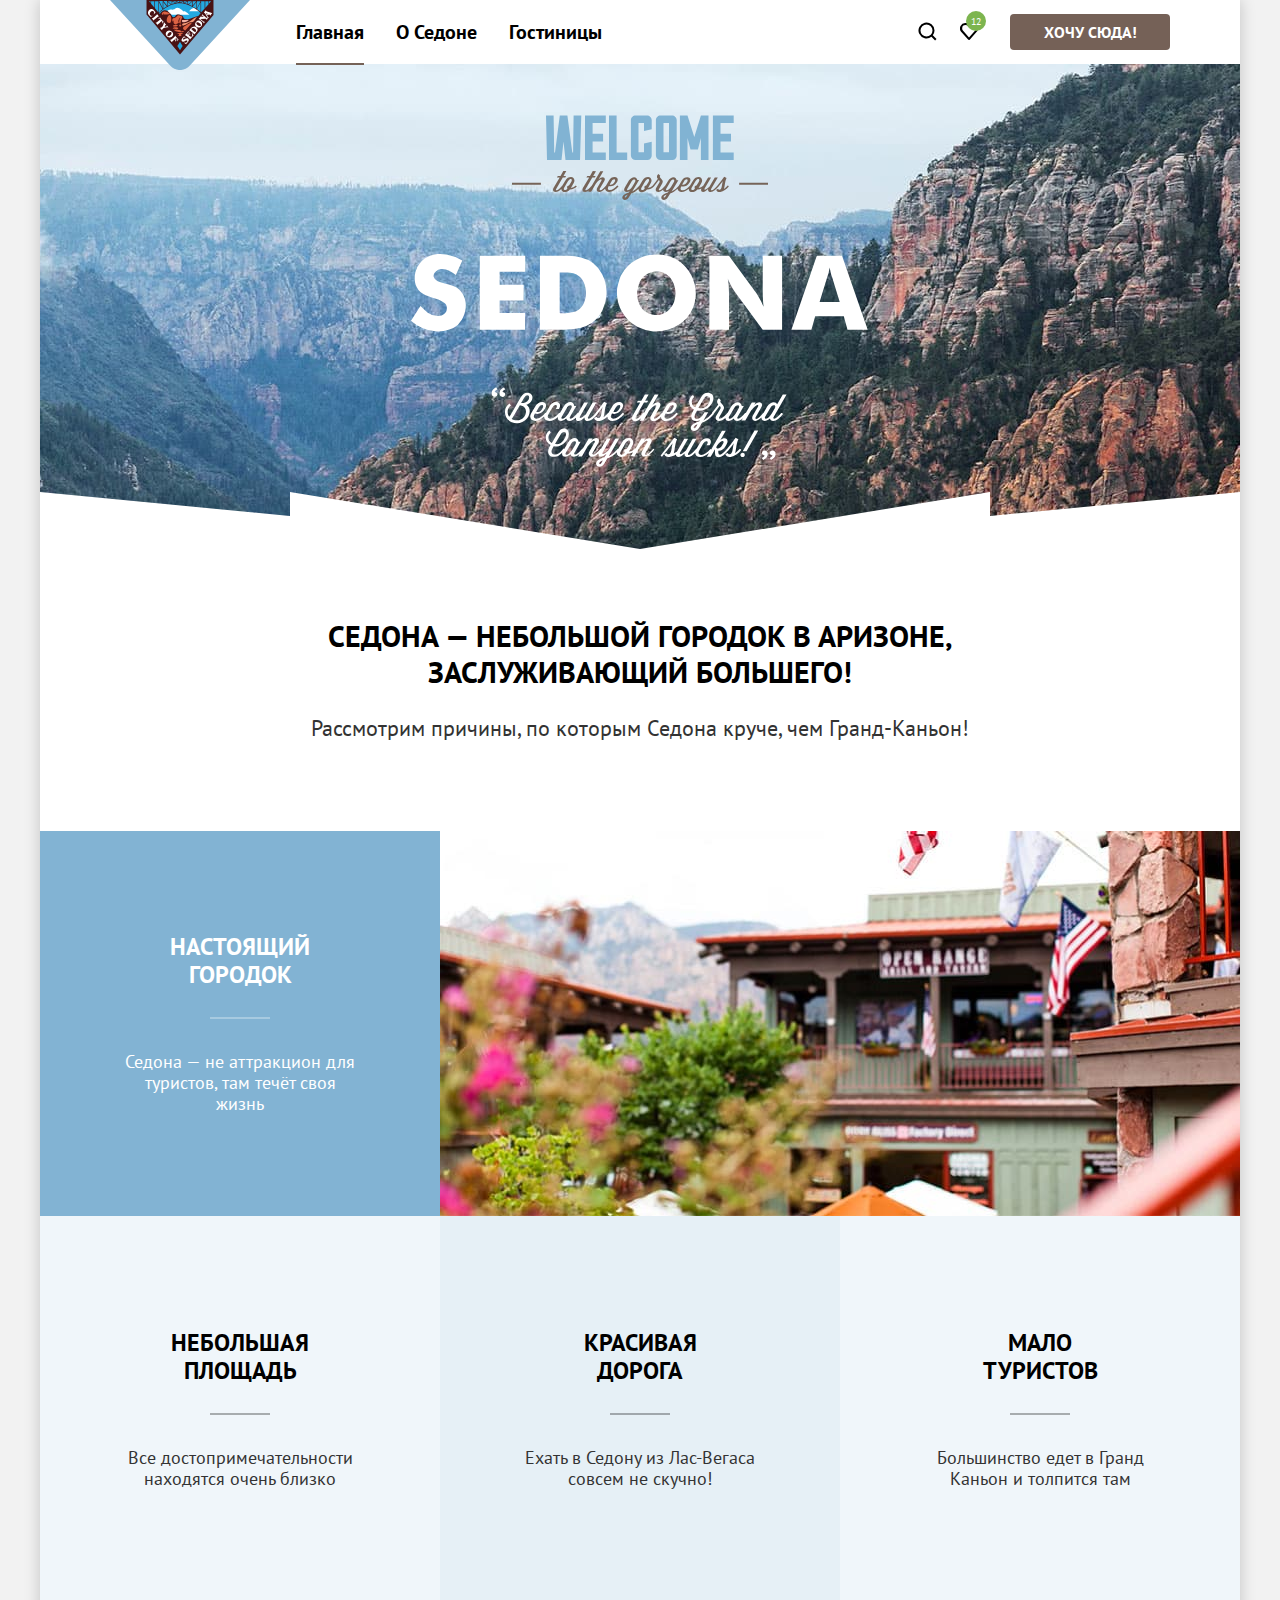
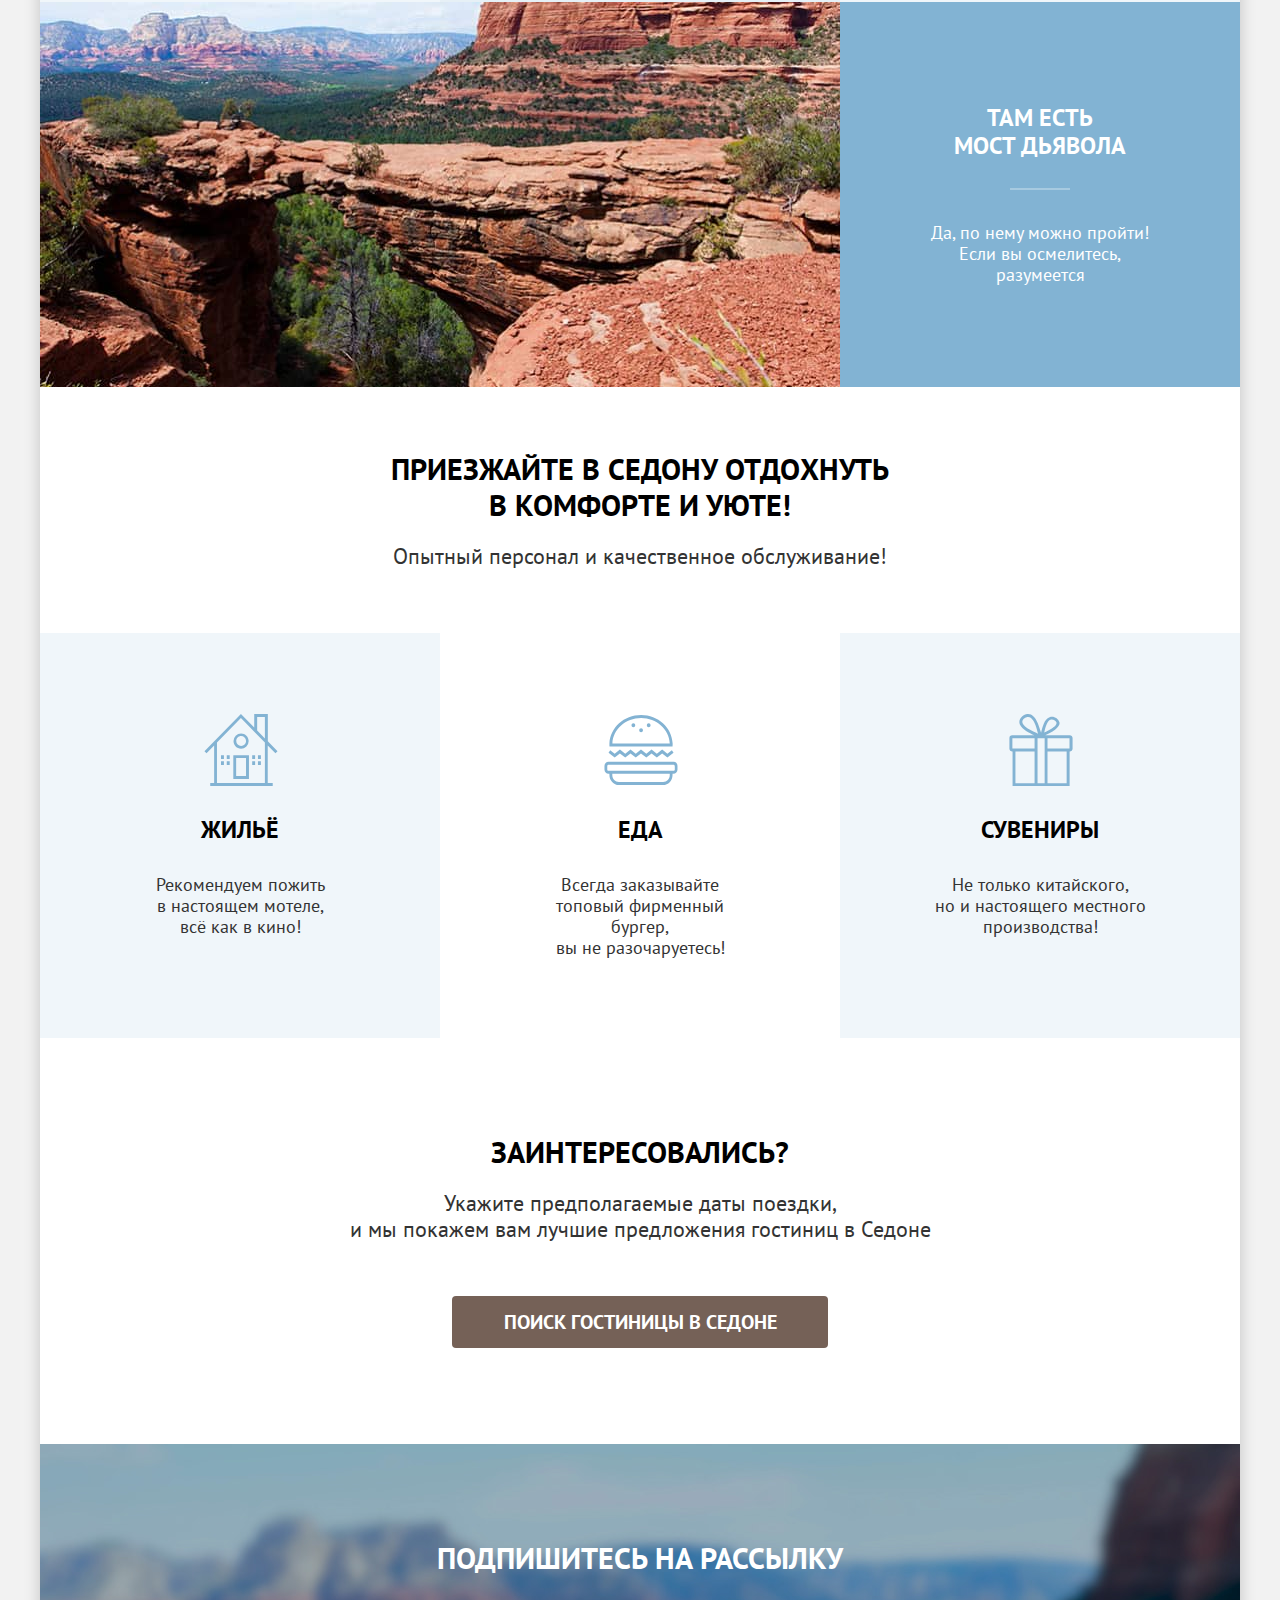
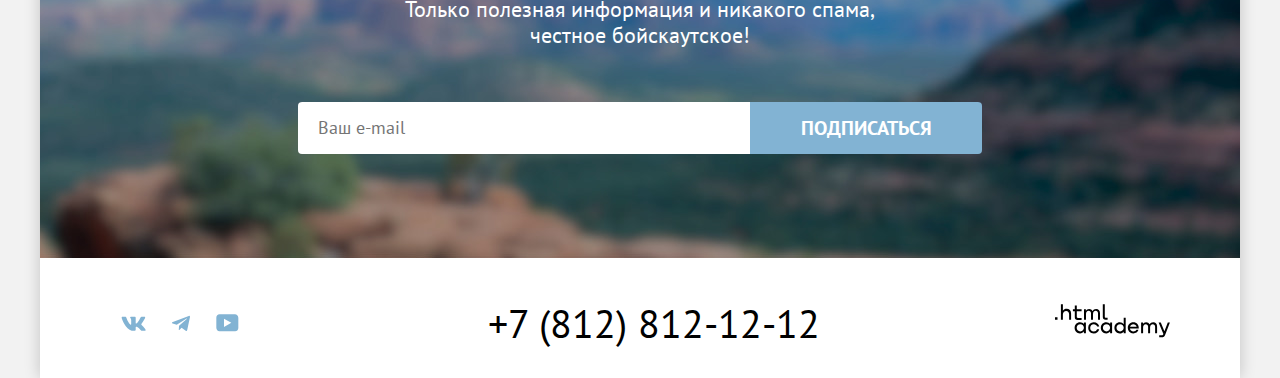
<file: index.html>
<!DOCTYPE html>
<html lang="ru">

  <head>
    <meta charset="utf-8">
    <title>HTML Academy: Седона</title>
    <link rel="stylesheet" href="styles/style.css">
    <link rel="icon" sizes="32x32" href="favicon.ico">
    <link rel="icon" sizes="32x32" type="image/png" href="images/favicon-32x32.png">
  </head>

  <body>
    <div class="container">
      <header class="page-header">
        <nav class="nav">
          <a href="#" class="nav-logo">
            <img src="images/header/logo-sedona.svg" width="140" height="70" alt="Логотип сайта Седоны">
          </a>
          <ul class="nav-list">
            <li class="nav-item active-page">
              <a href="#" class="nav-link">Главная</a>
            </li>
            <li class="nav-item">
              <a href="#" class="nav-link">О Седоне</a>
            </li>
            <li class="nav-item">
              <a href="catalog.html" class="nav-link">Гостиницы</a>
            </li>
          </ul>
        </nav>
        <ul class="nav-list user-list">
          <li class="user-item">
            <a href="#" class="user-link">
              <svg class="user-link-icon" aria-hidden="true" focusable="false" xmlns="http://www.w3.org/2000/svg"
                width="19" height="19" viewBox="0 0 19 19" fill="none">
                <path fill=""
                  d="m18.5 17-3.7-3.7a8 8 0 0 0 1.7-4.8 8 8 0 1 0-3.1 6.3l3.7 3.7 1.4-1.5Zm-10-2.5a6 6 0 0 1-6-6 6 6 0 0 1 12 0 6 6 0 0 1-6 6Z" />
              </svg>
              <span class="visually-hidden">
                Поиск
              </span>
            </a>
          </li>
          <li class="user-item">
            <a href="#" class="user-link">
              <svg class="user-link-icon" aria-hidden="true" focusable="false" xmlns="http://www.w3.org/2000/svg"
                width="18" height="17" viewBox="0 0 18 17" fill="none">
                <path fill=""
                  d="M8.9 17a1 1 0 0 1-.8-.4l-7-7.9A5.4 5.4 0 0 1 5.5 0C6.8 0 8 .5 9 1.3a5.5 5.5 0 0 1 9 4.1c0 1.3-.5 2.5-1.3 3.4l-7 7.9c-.2.2-.4.3-.8.3Zm-6-9.5L9 14.4l6.2-7c.5-.5.7-1.2.7-2 0-1.8-1.5-3.3-3.3-3.3-1 0-2 .5-2.7 1.3-.3.3-.6.4-.9.4-.3 0-.6-.2-.8-.4a3.7 3.7 0 0 0-2.7-1.3 3.3 3.3 0 0 0-3.3 3.3c-.1.9.3 1.6.7 2.1-.1 0-.1 0 0 0Z" />
              </svg>
              <span class="visually-hidden">
                Избранное
              </span>
              <span class="amount-liked">
                12
              </span>
            </a>
          </li>
          <li class="user-item">
            <a href="#" class="user-link button">
              Хочу сюда!
            </a>
          </li>
        </ul>
      </header>
      <main class="main-container main-index">
        <section class="hero">
          <h1 class="visually-hidden">Добро пожаловать в Седону</h1>
          <img class="welcome" src="images/main/welcome.svg" height="352" width="458"
            alt="Welcome to the gorgeous Sedona because the Grand Canyon sucks!">
        </section>
        <section class="advantages">
          <h2 class="visually-hidden">Преимущества</h2>
          <div class="main-wrapper">
            <p class="main-title">Седона — небольшой городок в Аризоне,<br> заслуживающий большего!</p>
            <p class="main-description">Рассмотрим причины, по которым Седона круче, чем Гранд-Каньон!</p>
          </div>
          <ul class="advantages-list">
            <li class="advantages-item advantages-big-item">
              <div class="advantages-item-wrapper">
                <h3 class="advantages-item-title">Настоящий<br>городок</h3>
                <p class="advantages-item-description">Седона — не аттракцион для туристов, там течёт своя жизнь</p>
              </div>
              <img src="images/main/advantages-1.jpg" width="800" height="385" alt="Город Седона"
                class="advantages-item-img">
            </li>
            <li class="advantages-item">
              <h3 class="advantages-item-title">Небольшая<br>площадь</h3>
              <p class="advantages-item-description">Все достопримечательности находятся очень близко</p>
            </li>
            <li class="advantages-item">
              <h3 class="advantages-item-title">Красивая<br>дорога</h3>
              <p class="advantages-item-description">Ехать в Седону из Лас-Вегаса совсем не скучно!</p>
            </li>
            <li class="advantages-item">
              <h3 class="advantages-item-title">Мало<br>туристов</h3>
              <p class="advantages-item-description">Большинство едет в Гранд Каньон и толпится там</p>
            </li>
            <li class="advantages-item advantages-big-item">
              <img src="images/main/advantages-2.jpg" width="800" height="385" alt="Мост дьявола"
                class="advantages-item-img">
              <div class="advantages-item-wrapper">
                <h3 class="advantages-item-title">Там есть<br>мост дьявола</h3>
                <p class="advantages-item-description">Да, по нему можно пройти! Если вы осмелитесь, разумеется</p>
              </div>
            </li>
          </ul>
        </section>
        <section class="services">
          <h2 class="visually-hidden">Услуги</h2>
          <div class="main-wrapper">
            <p class="main-title">Приезжайте в Седону отдохнуть<br> в комфорте и уюте!</p>
            <p class="main-description">Опытный персонал и качественное обслуживание!</p>
          </div>
          <ul class="services-list">
            <li class="services-item">
              <h3 class="services-item-title">Жильё</h3>
              <p class="services-item-description">Рекомендуем пожить<br> в настоящем мотеле,<br> всё как в кино!</p>
            </li>
            <li class="services-item">
              <h3 class="services-item-title">Еда</h3>
              <p class="services-item-description">Всегда заказывайте<br> топовый фирменный бургер,<br> вы не
                разочаруетесь!</p>
            </li>
            <li class="services-item">
              <h3 class="services-item-title">Сувениры</h3>
              <p class="services-item-description">Не только китайского,<br> но и настоящего местного<br> производства!
              </p>
            </li>
          </ul>
        </section>
        <section class="search-hotel">
          <h2 class="visually-hidden">Поиск гостиницы в Седоне</h2>
          <div class="main-wrapper">
            <p class="main-title">Заинтересовались?</p>
            <p class="main-description">Укажите предполагаемые даты поездки,<br>и мы покажем вам лучшие предложения
              гостиниц в Седоне</p>
          </div>
          <button type="button" class="search-hotel-button button">Поиск гостиницы в Седоне</button>
        </section>
      </main>
      <footer class="page-footer">
        <section class="footer-mailing">
          <div class="main-wrapper">
            <h2 class="footer-mailing-title">Подпишитесь на рассылку</h2>
            <p class="footer-mailing-description">Только полезная информация и никакого спама, <br>честное бойскаутское!
            </p>
            <form action="https://echo.htmlacademy.ru/" method="post">
              <label class="visually-hidden" for="email"> Email</label>
              <input class="email" type="email" id="email" placeholder="Ваш e-mail" name="email" required>
              <button class="button" type="submit">
                Подписаться
              </button>
            </form>
          </div>
        </section>
        <section class="footer-social">
          <h2 class="visually-hidden">Как с нами связаться</h2>
          <ul class="footer-social-list">
            <li class="footer-social-item">
              <a class="footer-social-item-link" href="https://vk.com/htmlacademy">
                <svg class="social-icon" aria-hidden="true" focusable="false" xmlns="http://www.w3.org/2000/svg"
                  width="25" height="15" viewBox="0 0 25 15" fill="none">
                  <path fill="" fill-rule="evenodd"
                    d="M24.12 1.8c.16-.54 0-.94-.8-.94H20.7c-.67 0-.98.34-1.15.73 0 0-1.33 3.2-3.22 5.27-.61.6-.9.8-1.23.8-.16 0-.41-.2-.41-.75v-5.1c0-.66-.19-.95-.74-.95H9.82c-.42 0-.67.3-.67.59 0 .62.95.76 1.04 2.51v3.8c0 .83-.15.98-.48.98-.9 0-3.06-3.2-4.34-6.88-.25-.72-.5-1-1.18-1H1.57c-.75 0-.9.34-.9.73 0 .68.89 4.07 4.14 8.55 2.17 3.06 5.23 4.72 8 4.72 1.68 0 1.88-.37 1.88-1v-2.32c0-.74.16-.88.7-.88.38 0 1.05.19 2.6 1.66 1.79 1.75 2.08 2.54 3.08 2.54h2.63c.75 0 1.12-.37.9-1.1-.23-.72-1.08-1.77-2.2-3.02-.62-.71-1.54-1.48-1.82-1.86-.39-.5-.28-.71 0-1.15 0 0 3.2-4.42 3.54-5.93Z"
                    clip-rule="evenodd" />
                </svg>
                <span class="visually-hidden">
                  Вконтакте
                </span>
              </a>
            </li>
            <li class="footer-social-item">
              <a class="footer-social-item-link" href="https://t.me/htmlacademy">
                <svg class="social-icon" aria-hidden="true" focusable="false" xmlns="http://www.w3.org/2000/svg"
                  width="18" height="17" viewBox="0 0 18 17" fill="none">
                  <path fill=""
                    d="M16.79.96.84 7.1c-1.09.44-1.08 1.05-.2 1.32l4.1 1.28 9.47-5.98c.44-.27.85-.13.52.17l-7.68 6.93-.28 4.22c.41 0 .6-.2.83-.41l1.99-1.94 4.13 3.06c.77.42 1.31.2 1.5-.71l2.72-12.8c.28-1.1-.43-1.61-1.16-1.28Z" />
                </svg>
                <span class="visually-hidden">
                  Телеграм
                </span>
              </a>
            </li>
            <li class="footer-social-item">
              <a class="footer-social-item-link" href="https://www.youtube.com/user/htmlacademyru">
                <svg class="social-icon" aria-hidden="true" focusable="false" xmlns="http://www.w3.org/2000/svg"
                  width="23" height="18" viewBox="0 0 23 18" fill="none">
                  <path fill=""
                    d="M18.94.36H3.51C1.65.36.33 1.95.33 3.76v10.09c0 1.91 1.32 3.5 3.18 3.5h15.65c1.64 0 3.17-1.59 3.17-3.4V3.76c-.22-1.8-1.53-3.4-3.39-3.4ZM7.99 12.89V4.82l7.34 4.04-7.34 4.03Z" />
                </svg>
                <span class="visually-hidden">
                  Ютуб
                </span>
              </a>
            </li>
          </ul>
          <div class="phone-wrapper">
            <a href="tel:+78128121212" class="phone-number">+7 (812) 812-12-12</a>
          </div>
          <a href="https://htmlacademy.ru/" class="link-logo-htmlacademy">
            <span class="visually-hidden">
              Сайт разработчика - htmlacademy
            </span>
            <svg class="logo-htmlacademy" xmlns="http://www.w3.org/2000/svg" aria-hidden="true" focusable="false" width="115" height="34"
              viewBox="0 0 115 34" fill="none">
              <path fill=""
                d="M0 13.26v2.6h2.5v-2.6H0ZM11.6 4.86c-1.6 0-2.8.7-3.6 1.7h-.1V.36h-2v15.5h2v-5.3c0-2.1 1.3-3.6 3.3-3.6 1.8 0 2.9 1.4 2.9 3.2v5.7h2v-6.1c.1-3-1.8-4.9-4.5-4.9ZM26.6 5.16h-4.8v-3.7h-2v3.8h-1.9v2h1.9v6c0 1.7 1 2.7 2.7 2.7h4.1v-2h-3.7c-.7 0-1.1-.4-1.1-1.1v-5.7h4.8v-2ZM41.1 4.96c-1.6 0-2.9.8-3.5 2.1h-.1c-.6-1.2-1.8-2.1-3.4-2.1-1.4 0-2.5.8-3.1 1.8h-.1v-1.6H29v10.6h2v-5.4c0-2 1-3.5 2.6-3.5 1.5 0 2.4 1 2.4 2.6v6.3h2v-5.6c0-2.4 1.4-3.3 2.6-3.3 1.5 0 2.4 1 2.4 2.6v6.3h2v-6.5c.1-2.5-1.4-4.3-3.9-4.3ZM47.8 13.06c0 1.7 1 2.7 2.8 2.7h2v-2h-1.7c-.7 0-1.1-.4-1.1-1.1V.36h-2v12.7ZM28.9 20.06c-.9-1.1-2.2-1.8-3.9-1.8-3.1 0-5.4 2.3-5.4 5.6s2.3 5.6 5.4 5.6c1.8 0 3-.8 3.8-1.9h.1v1.6h2v-10.6h-2v1.5Zm-3.6 7.4c-2.2 0-3.6-1.6-3.6-3.6s1.4-3.6 3.6-3.6 3.6 1.6 3.6 3.6c0 1.9-1.4 3.6-3.6 3.6ZM44.2 22.36c-.5-2.4-2.6-4.1-5.4-4.1a5.4 5.4 0 0 0-5.6 5.6c0 3.1 2.2 5.6 5.6 5.6 2.8 0 4.9-1.8 5.4-4.2h-2.1a3.4 3.4 0 0 1-3.3 2.3c-2.2 0-3.6-1.6-3.6-3.6s1.4-3.6 3.6-3.6c1.6 0 2.8 1 3.3 2.2h2.1v-.2ZM55.1 20.06c-.9-1.1-2.2-1.8-3.9-1.8-3.1 0-5.4 2.3-5.4 5.6s2.3 5.6 5.4 5.6c1.8 0 3-.8 3.8-1.9h.1v1.6h2v-10.6h-2v1.5Zm-3.6 7.4c-2.2 0-3.6-1.6-3.6-3.6s1.4-3.6 3.6-3.6 3.6 1.6 3.6 3.6c0 1.9-1.5 3.6-3.6 3.6ZM68.7 20.16c-.9-1.1-2.2-1.9-3.9-1.9-3.1 0-5.4 2.3-5.4 5.6s2.2 5.6 5.4 5.6c1.7 0 3-.8 3.8-1.8h.1v1.5h2v-15.4h-2v6.4Zm-3.6 7.3c-2.2 0-3.6-1.6-3.6-3.6s1.4-3.6 3.6-3.6 3.6 1.6 3.6 3.6c-.1 2-1.5 3.6-3.6 3.6ZM78.3 18.26c-3.3 0-5.5 2.5-5.5 5.6 0 3 2.1 5.6 5.5 5.6 2.5 0 4.5-1.3 5.2-3.6h-2.1c-.5 1-1.6 1.6-3 1.6-1.9 0-3.3-1.3-3.4-2.9h8.8c.2-3.6-2-6.3-5.5-6.3Zm0 1.9c1.7 0 3 1 3.3 2.6h-6.5c.3-1.5 1.5-2.6 3.2-2.6ZM98.2 18.26c-1.6 0-2.9.8-3.6 2h-.1c-.6-1.2-1.8-2-3.4-2-1.4 0-2.5.7-3.1 1.8v-1.5h-1.9v10.6h2v-5.4c0-2 1-3.4 2.6-3.5 1.5 0 2.4 1 2.4 2.6v6.3h2v-5.6c0-2.4 1.4-3.3 2.6-3.3 1.5 0 2.4 1 2.4 2.6v6.3h2v-6.5c.1-2.6-1.4-4.4-3.9-4.4ZM109.4 27.36l-3.6-8.9h-2.2l4.8 11.6c-.3.9-.7 1.2-1.7 1.2h-2.5v2h2.5c1.8 0 2.8-.8 3.5-2.6l4.7-12.2h-2.1l-3.4 8.9Z" />
            </svg>
          </a>
        </section>
      </footer>
      <!--      Модальное окно открывается при нажатии на кнопку поиска гостиниц-->
      <div class="modal-container modal-container-close">
        <div class="modal modal-search">
          <button type="button" class="close-modal">
            <svg width="14" height="14" aria-hidden="true" focusable="false" viewBox="0 0 14 14" fill="CurrentColor" xmlns="http://www.w3.org/2000/svg">
              <path
                d="M14.49 1.783 13.199.49 7.49 6.198 1.783.491.49 1.783 6.198 7.49.49 13.198l1.293 1.293L7.49 8.783l5.708 5.708 1.293-1.293-5.708-5.707 5.708-5.708Z"
                fill="CurrentColor" />
            </svg>
            <span class="visually-hidden">Закрыть форму поиска гостиниц в Седоне</span>
          </button>
          <section class="modal-content">
            <h2 class="main-title">Поиск гостиницы в седоне</h2>
            <form class="modal-search-form" action="https://echo.htmlacademy.ru/" method="get">
              <label class="modal-search-form-label search-form-title">Дата Заезда:
                <input class="modal-search-form-input date" type="text" placeholder="Укажите дату"
                  value="27 апреля 2020" name="arrival-date">
              </label>
              <p class="modal-search-form-wrong">Мы не можем отправить вас в прошлое.</p>
              <label class="modal-search-form-label search-form-title">Дата Выезда:
                <input class="modal-search-form-input date" type="text" placeholder="Укажите дату"
                  value="1 сентября 2023" name="date-of-departure">
              </label>
              <p class="modal-search-form-correct">На эти даты есть свободные номера. Пока есть.</p>
              <div class="amount-wrapper">
                <div class="adults-wrapper little-form-wrapper">
                  <label class="modal-search-form-label-min search-form-title amount-adult" for="adults-number">
                    Взрослые:
                  </label>
                  <div class="buttons-wrapper">
                    <button type="button" class="button-amount adult-less">
                      <span class="visually-hidden">Удалить одного взрослого</span>
                      <svg width="14" height="2" class="minus-icon" aria-hidden="true" focusable="false" viewBox="0 0 14 2" fill="none"
                        xmlns="http://www.w3.org/2000/svg">
                        <path d="M0 0v2h14V0H0Z" fill="CurrentColor" />
                      </svg>
                    </button>
                    <input class="modal-search-form-input amount" id="adults-number" type="number" value="2"
                      name="amount-of-adults">
                    <button type="button" class="button-amount adult-more">
                      <span class="visually-hidden">Добавить одного взрослого</span>
                      <svg width="14" height="14" class="plus-icon" aria-hidden="true" focusable="false" viewBox="0 0 14 14" fill="CurrentColor"
                        xmlns="http://www.w3.org/2000/svg">
                        <path d="M14 6H8V0H6v6H0v2h6v6h2V8h6V6Z" fill="CurrentColor" />
                      </svg>
                    </button>
                  </div>
                </div>
                <div class="kids-wrapper little-form-wrapper">
                  <label class="modal-search-form-label-min search-form-title amount-kids" for="kids-number">
                    Дети:
                  </label>
                  <span class="tooltip">
                    <button type="button" class="tooltip-toggle" aria-labelledby="tooltip-label-date">
                      <span class="visually-hidden">Показать подробную информацию</span>
                      <svg class="tooltip-icon" width="26" height="26" aria-hidden="true" focusable="false" viewBox="0 0 26 26" fill="currentColor"
                        xmlns="http://www.w3.org/2000/svg">
                        <circle cx="13" cy="13" r="13" fill="#currentColor" />
                        <path fill-rule="evenodd" clip-rule="evenodd" d="M12 7h2v2h-2V7Zm2 12h-2v-9h2v9Z" fill="#fff" />
                      </svg>
                    </button>
                    <span class="tooltip-text" role="tooltip" id="tooltip-label-date">
                      Укажите количество детей, которые будут с вами, возраст которых от 6 до 18 лет. Дети до 6 лет
                      размещаются бесплатно.
                    </span>
                  </span>
                  <div class="buttons-wrapper">
                    <button type="button" class="button-amount kids-less">
                      <span class="visually-hidden">Удалить одного ребенка</span>
                      <svg width="14" height="2" class="minus-icon" aria-hidden="true" focusable="false" viewBox="0 0 14 2" fill="CurrentColor"
                        xmlns="http://www.w3.org/2000/svg">
                        <path d="M0 0v2h14V0H0Z" fill="CurrentColor" />
                      </svg>
                    </button>
                    <input class="modal-search-form-input amount" id="kids-number" type="number" value="2"
                      name="amount-of-kids">
                    <button type="button" class="button-amount kids-more">
                      <span class="visually-hidden">Добавить одного ребенка</span>
                      <svg width="14" height="14" class="plus-icon " aria-hidden="true" focusable="false" viewBox="0 0 14 14" fill="CurrentColor"
                        xmlns="http://www.w3.org/2000/svg">
                        <path d="M14 6H8V0H6v6H0v2h6v6h2V8h6V6Z" fill="CurrentColor" />
                      </svg>
                    </button>
                  </div>
                </div>
              </div>
              <button class="button modal-search-form-button" type="submit">Найти</button>
            </form>
          </section>
        </div>
      </div>
    </div>
    <script src="js/script.js"></script>
  </body>

</html>
</file>
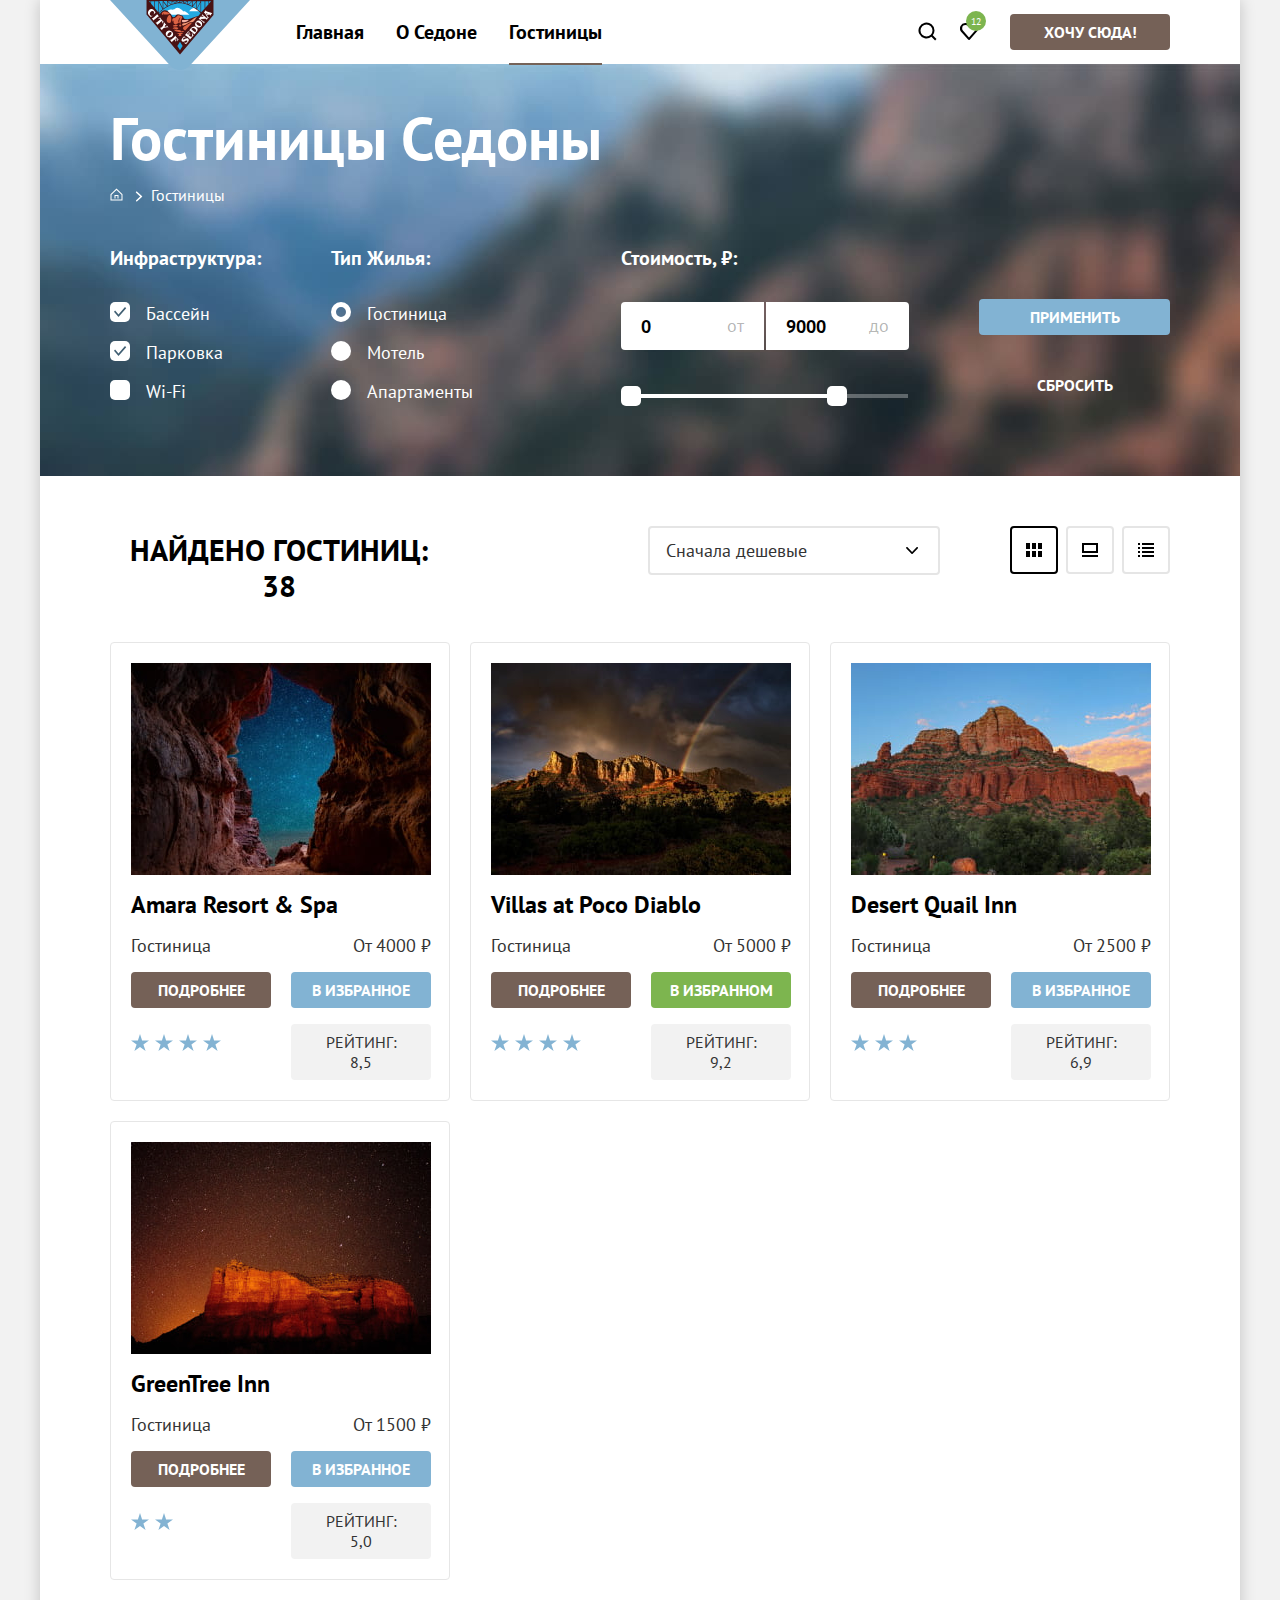
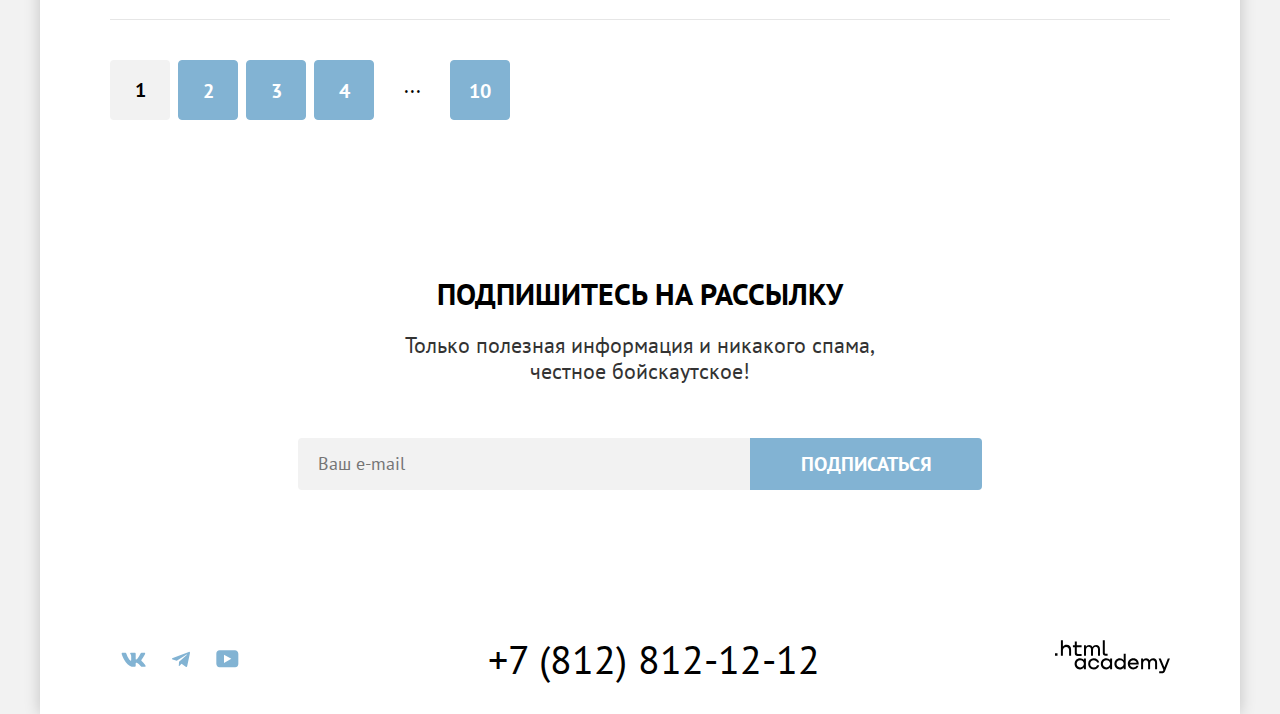
<file: catalog.html>
<!DOCTYPE html>
<html lang="ru">

  <head>
    <meta charset="utf-8">
    <title>HTML Academy: Седона</title>
    <link rel="stylesheet" href="styles/style.css">
    <link rel="icon" href="favicon.ico">
    <link rel="icon" type="image/png" href="images/favicon-32x32.png">
  </head>

  <body>
    <div class="container">
      <header class="page-header">
        <nav class="nav">
          <a href="index.html" class="nav-logo">
            <img src="images/header/logo-sedona.svg" width="140" height="70" alt="Логотип сайта Седоны">
          </a>
          <ul class="nav-list">
            <li class="nav-item">
              <a href="index.html" class="nav-link">Главная</a>
            </li>
            <li class="nav-item">
              <a href="#" class="nav-link">О Седоне</a>
            </li>
            <li class="nav-item active-page">
              <a href="catalog.html" class="nav-link">Гостиницы</a>
            </li>
          </ul>
        </nav>
        <ul class="nav-list user-list">
          <li class="user-item">
            <a href="#" class="user-link">
              <svg class="user-link-icon" aria-hidden="true" focusable="false" xmlns="http://www.w3.org/2000/svg"
                width="19" height="19" viewBox="0 0 19 19" fill="none">
                <path fill=""
                  d="m18.5 17-3.7-3.7a8 8 0 0 0 1.7-4.8 8 8 0 1 0-3.1 6.3l3.7 3.7 1.4-1.5Zm-10-2.5a6 6 0 0 1-6-6 6 6 0 0 1 12 0 6 6 0 0 1-6 6Z" />
              </svg>
              <span class="visually-hidden">
                Поиск
              </span>
            </a>
          </li>
          <li class="user-item">
            <a href="#" class="user-link">
              <svg class="user-link-icon" aria-hidden="true" focusable="false" xmlns="http://www.w3.org/2000/svg"
                width="18" height="17" viewBox="0 0 18 17" fill="none">
                <path fill=""
                  d="M8.9 17a1 1 0 0 1-.8-.4l-7-7.9A5.4 5.4 0 0 1 5.5 0C6.8 0 8 .5 9 1.3a5.5 5.5 0 0 1 9 4.1c0 1.3-.5 2.5-1.3 3.4l-7 7.9c-.2.2-.4.3-.8.3Zm-6-9.5L9 14.4l6.2-7c.5-.5.7-1.2.7-2 0-1.8-1.5-3.3-3.3-3.3-1 0-2 .5-2.7 1.3-.3.3-.6.4-.9.4-.3 0-.6-.2-.8-.4a3.7 3.7 0 0 0-2.7-1.3 3.3 3.3 0 0 0-3.3 3.3c-.1.9.3 1.6.7 2.1-.1 0-.1 0 0 0Z" />
              </svg>
              <span class="visually-hidden">
                Избранное
              </span>
              <span class="amount-liked">
                12
              </span>
            </a>
          </li>
          <li class="user-item">
            <a href="#" class="user-link button">
              Хочу сюда!
            </a>
          </li>
        </ul>
      </header>
      <main class="main-container catalog">
        <h1 class="visually-hidden">Каталог гостиниц с фильтрами</h1>
        <section class="catalog-hero">
          <div class="main-wrapper">
            <h2 class="visually-hidden">Фильтры для поиска</h2>
            <p class="catalog-title">Гостиницы Седоны</p>
            <ol class="breadcrumbs">
              <li class="breadcrumbs-item">
                <a href="index.html" class="breadcrumbs-link">
                  <span class="visually-hidden">Главная</span>
                  <svg xmlns="http://www.w3.org/2000/svg" aria-hidden="true" focusable="false" width="13" height="13" viewBox="0 0 13 13" fill="none">
                    <path fill="CurrentColor" d="m6.5.5-6 5.8v6.2h12V6.3L6.5.5Zm5 11h-10V6.7l5-4.8 5 4.8v4.8Z" />
                    <path fill="CurrentColor" d="M4.5 10.5h1V8h2v2.5h1V7h-4v3.5Z" />
                  </svg>
                </a>
              </li>
              <li class="breadcrumbs-item">
                <a class="breadcrumbs-link">Гостиницы</a>
              </li>
            </ol>
            <form action="https://echo.htmlacademy.ru/" class="catalog-filter" method="get">
              <div class="catalog-filter-wrapper">
                <fieldset class="catalog-filter-group">
                  <legend class="catalog-filter-title">Инфраструктура:</legend>
                  <ul class="catalog-filter-list">
                    <li class="catalog-filter-item">
                      <label class="control">
                        <input class="visually-hidden control-input" type="checkbox" value="swimming-pool"
                          name="infrastructure" checked>
                        <span class="control-mark"></span>
                        <span class="control-label">Бассейн</span>
                      </label>
                    </li>
                    <li class="catalog-filter-item">
                      <label class="control">
                        <input class="visually-hidden control-input" type="checkbox" value="car-park"
                          name="infrastructure" checked>
                        <span class="control-mark"></span>
                        <span class="control-label">Парковка</span>
                      </label>
                    </li>
                    <li class="catalog-filter-item">
                      <label class="control">
                        <input class="visually-hidden control-input" type="checkbox" value="wi-fi"
                          name="infrastructure">
                        <span class="control-mark"></span>
                        <span class="control-label">Wi-Fi</span>
                      </label>
                    </li>
                  </ul>
                </fieldset>
                <fieldset class="catalog-filter-group">
                  <legend class="catalog-filter-title">Тип Жилья:</legend>
                  <ul class="catalog-filter-list">
                    <li class="catalog-filter-item">
                      <label class="control">
                        <input class="visually-hidden control-input" type="radio" name="type-of-housing" value="hotel"
                          checked>
                        <span class="control-mark"></span>
                        <span class="control-label">Гостиница</span>
                      </label>
                    </li>
                    <li class="catalog-filter-item">
                      <label class="control">
                        <input class="visually-hidden control-input" type="radio" name="type-of-housing" value="motel">
                        <span class="control-mark"></span>
                        <span class="control-label">Мотель</span>
                      </label>
                    </li>
                    <li class="catalog-filter-item">
                      <label class="control">
                        <input class="visually-hidden control-input" type="radio" name="type-of-housing"
                          value="apartments">
                        <span class="control-mark"></span>
                        <span class="control-label">Апартаменты</span>
                      </label>
                    </li>
                  </ul>
                </fieldset>
              </div>
              <div class="catalog-filter-wrapper">
                <fieldset class="catalog-filter-group">
                  <legend class="catalog-filter-title">Стоимость, ₽:</legend>
                  <div class="range">
                    <div class="range-wrapper-inputs">
                      <div class="range-wrapper-min">
                        <label class="range-filter-label">
                          <span>от</span>
                          <input class="range-input" type="number" value="0" name="min-price" placeholder="">
                        </label>
                      </div>
                      <div class="range-wrapper-max">
                        <label class="range-filter-label">
                          <span>до</span>
                          <input class="range-input" type="number" value="9000" name="max-price" placeholder="">
                        </label>
                      </div>
                    </div>
                    <div class="range-scale">
                      <div class="range-bar" style="width: 226px; left: 0">
                        <button type="button" class="range-toggle toggle-min">
                          <span class="visually-hidden">
                            Изменить минимальную цену.
                          </span>
                        </button>
                        <button type="button" class="range-toggle toggle-max">
                          <span class="visually-hidden">
                            Изменить максимальную цену.
                          </span>
                        </button>
                      </div>
                    </div>
                  </div>
                </fieldset>
                <div class="catalog-filter-buttons">
                  <button class="button button-to-apply" type="submit">Применить</button>
                  <button class="button button-to-reset" type="reset">Сбросить</button>
                </div>
              </div>
            </form>
          </div>
        </section>
        <section class="catalog-result">
          <div class="main-wrapper">
            <h2 class="visually-hidden">Результат поиска</h2>
            <div class="catalog-result-wrapper">
              <p class="results">Найдено гостиниц: <span>38</span></p>
              <select class="select-control" aria-label="Сортировка">
                <option value="popular">Популярные</option>
                <option value="cheap" selected>Сначала дешевые</option>
                <option value="expensive">Сначала дорогие</option>
              </select>
              <ul class="card-position-list">
                <li class="card-position-item">
                  <a href="" class="button-view button--view-active">
                    <span class="visually-hidden">Показать карточки</span>
                  </a>
                </li>
                <li class="card-position-item">
                  <a href="" class="button-view">
                    <span class="visually-hidden">Показать крупные карточки</span>
                  </a>
                </li>
                <li class="card-position-item">
                  <a href="" class="button-view">
                    <span class="visually-hidden">Показать список</span>
                  </a>
                </li>
              </ul>
            </div>
            <ol class="hotel-list">
              <li class="hotel-card">
                <a href="" class="hotel-card-link">
                  <img src="images/catalog/hotel-1.jpg" width="300" height="212" alt="Отель с видом как из пещеры на звездное небо." class="hotel-card-image">
                  <h3 class="hotel-card-title">Amara Resort & Spa</h3>
                </a>
                <p class="type-of-housing">Гостиница</p>
                <p class="hotel-card-pricing">От 4000 ₽</p>
                <a href="" class="more-details button">подробнее</a>
                <button class="button button-to-like" type="button">в избранное</button>
                <p class="stars">
                  <span class="visually-hidden">4 звезды</span>
                </p>
                <span class="rating">Рейтинг: 8,5</span>
              </li>
              <li class="hotel-card">
                <a href="" class="hotel-card-link">
                  <img src="images/catalog/hotel-2.jpg" width="300" height="212" alt="Отель с видом на гору и радугу." class="hotel-card-image">
                  <h3 class="hotel-card-title">Villas at Poco Diablo</h3>
                </a>
                <p class="type-of-housing">Гостиница</p>
                <p class="hotel-card-pricing">От 5000 ₽</p>
                <a href="" class="more-details button">подробнее</a>
                <button class="button button-liked" type="button">в избранном</button>
                <p class="stars">
                  <span class="visually-hidden">4 звезды</span>
                </p>
                <span class="rating">Рейтинг: 9,2</span>
              </li>
              <li class="hotel-card">
                <a href="" class="hotel-card-link">
                  <img src="images/catalog/hotel-3.jpg" width="300" height="212" alt="Отель с видом на гору." class="hotel-card-image">
                  <h3 class="hotel-card-title">Desert Quail Inn</h3>
                </a>
                <p class="type-of-housing">Гостиница</p>
                <p class="hotel-card-pricing">От 2500 ₽</p>
                <a href="" class="more-details button">подробнее</a>
                <button class="button button-to-like" type="button">в избранное</button>
                <p class="stars">
                  <span class="visually-hidden">3 звезды</span>
                </p>
                <span class="rating">Рейтинг: 6,9</span>
              </li>
              <li class="hotel-card">
                <a href="" class="hotel-card-link">
                  <img src="images/catalog/hotel-4.jpg" width="300" height="212" alt="Отель с видом на гору и звездное небо." class="hotel-card-image">
                  <h3 class="hotel-card-title">GreenTree Inn</h3>
                </a>
                <p class="type-of-housing">Гостиница</p>
                <p class="hotel-card-pricing">От 1500 ₽</p>
                <a href="" class="more-details button">подробнее</a>
                <button class="button button-to-like" type="button">в избранное</button>
                <p class="stars">
                  <span class="visually-hidden">2 звезды</span>
                </p>
                <span class="rating">Рейтинг: 5,0</span>
              </li>
            </ol>
            <h2 class="visually-hidden">Навигация по страницам каталога</h2>
            <ol class="pagination">
              <li class="pagination-item">
                <a href="#" class="pagination-link active-link">1</a>
              </li>
              <li class="pagination-item">
                <a href="#" class="pagination-link">2</a>
              </li>
              <li class="pagination-item">
                <a href="#" class="pagination-link">3</a>
              </li>
              <li class="pagination-item">
                <a href="#" class="pagination-link">4</a>
              </li>
              <li class="pagination-item">
                <a class="pagination-link pagination-no-active">...</a>
              </li>
              <li class="pagination-item">
                <a href="#" class="pagination-link">10</a>
              </li>
            </ol>
          </div>

        </section>
      </main>
      <footer class="page-footer">
        <section class="footer-mailing footer-mailing-catalog">
          <div class="main-wrapper">
            <h2 class="footer-mailing-title">Подпишитесь на рассылку</h2>
            <p class="footer-mailing-description">Только полезная информация и никакого спама, <br> честное
              бойскаутское!</p>
            <form action="https://echo.htmlacademy.ru/" method="post">
              <label class="visually-hidden" for="email"> Email</label>
              <input class="email catalog-email" type="email" id="email" placeholder="Ваш e-mail" name="email" required>
              <button class="button" type="submit">
                Подписаться
              </button>
            </form>
          </div>
        </section>
        <section class="footer-social">
          <h2 class="visually-hidden">Как с нами связаться</h2>
          <ul class="footer-social-list">
            <li class="footer-social-item">
              <a class="footer-social-item-link" href="https://vk.com/htmlacademy">
                <svg class="social-icon" aria-hidden="true" focusable="false" xmlns="http://www.w3.org/2000/svg"
                  width="25" height="15" viewBox="0 0 25 15" fill="none">
                  <path fill="" fill-rule="evenodd"
                    d="M24.12 1.8c.16-.54 0-.94-.8-.94H20.7c-.67 0-.98.34-1.15.73 0 0-1.33 3.2-3.22 5.27-.61.6-.9.8-1.23.8-.16 0-.41-.2-.41-.75v-5.1c0-.66-.19-.95-.74-.95H9.82c-.42 0-.67.3-.67.59 0 .62.95.76 1.04 2.51v3.8c0 .83-.15.98-.48.98-.9 0-3.06-3.2-4.34-6.88-.25-.72-.5-1-1.18-1H1.57c-.75 0-.9.34-.9.73 0 .68.89 4.07 4.14 8.55 2.17 3.06 5.23 4.72 8 4.72 1.68 0 1.88-.37 1.88-1v-2.32c0-.74.16-.88.7-.88.38 0 1.05.19 2.6 1.66 1.79 1.75 2.08 2.54 3.08 2.54h2.63c.75 0 1.12-.37.9-1.1-.23-.72-1.08-1.77-2.2-3.02-.62-.71-1.54-1.48-1.82-1.86-.39-.5-.28-.71 0-1.15 0 0 3.2-4.42 3.54-5.93Z"
                    clip-rule="evenodd" />
                </svg>
                <span class="visually-hidden">
                  Вконтакте
                </span>
              </a>
            </li>
            <li class="footer-social-item">
              <a class="footer-social-item-link" href="https://t.me/htmlacademy">
                <svg class="social-icon" aria-hidden="true" focusable="false" xmlns="http://www.w3.org/2000/svg"
                  width="18" height="17" viewBox="0 0 18 17" fill="none">
                  <path fill="#"
                    d="M16.79.96.84 7.1c-1.09.44-1.08 1.05-.2 1.32l4.1 1.28 9.47-5.98c.44-.27.85-.13.52.17l-7.68 6.93-.28 4.22c.41 0 .6-.2.83-.41l1.99-1.94 4.13 3.06c.77.42 1.31.2 1.5-.71l2.72-12.8c.28-1.1-.43-1.61-1.16-1.28Z" />
                </svg>
                <span class="visually-hidden">
                  Телеграм
                </span>
              </a>
            </li>
            <li class="footer-social-item">
              <a class="footer-social-item-link" href="https://www.youtube.com/user/htmlacademyru">
                <svg class="social-icon" aria-hidden="true" focusable="false" xmlns="http://www.w3.org/2000/svg"
                  width="23" height="18" viewBox="0 0 23 18" fill="none">
                  <path fill=""
                    d="M18.94.36H3.51C1.65.36.33 1.95.33 3.76v10.09c0 1.91 1.32 3.5 3.18 3.5h15.65c1.64 0 3.17-1.59 3.17-3.4V3.76c-.22-1.8-1.53-3.4-3.39-3.4ZM7.99 12.89V4.82l7.34 4.04-7.34 4.03Z" />
                </svg>
                <span class="visually-hidden">
                  Ютуб
                </span>
              </a>
            </li>
          </ul>
          <div class="phone-wrapper">
            <a href="tel:+78128121212" class="phone-number">+7 (812) 812-12-12</a>
          </div>
          <a href="https://htmlacademy.ru/" class="link-logo-htmlacademy">
            <span class="visually-hidden">
              Сайт разработчика - htmlacademy
            </span>
            <svg class="logo-htmlacademy" aria-hidden="true" focusable="false" xmlns="http://www.w3.org/2000/svg" width="115" height="34"
              viewBox="0 0 115 34" fill="none">
              <path fill=""
                d="M0 13.26v2.6h2.5v-2.6H0ZM11.6 4.86c-1.6 0-2.8.7-3.6 1.7h-.1V.36h-2v15.5h2v-5.3c0-2.1 1.3-3.6 3.3-3.6 1.8 0 2.9 1.4 2.9 3.2v5.7h2v-6.1c.1-3-1.8-4.9-4.5-4.9ZM26.6 5.16h-4.8v-3.7h-2v3.8h-1.9v2h1.9v6c0 1.7 1 2.7 2.7 2.7h4.1v-2h-3.7c-.7 0-1.1-.4-1.1-1.1v-5.7h4.8v-2ZM41.1 4.96c-1.6 0-2.9.8-3.5 2.1h-.1c-.6-1.2-1.8-2.1-3.4-2.1-1.4 0-2.5.8-3.1 1.8h-.1v-1.6H29v10.6h2v-5.4c0-2 1-3.5 2.6-3.5 1.5 0 2.4 1 2.4 2.6v6.3h2v-5.6c0-2.4 1.4-3.3 2.6-3.3 1.5 0 2.4 1 2.4 2.6v6.3h2v-6.5c.1-2.5-1.4-4.3-3.9-4.3ZM47.8 13.06c0 1.7 1 2.7 2.8 2.7h2v-2h-1.7c-.7 0-1.1-.4-1.1-1.1V.36h-2v12.7ZM28.9 20.06c-.9-1.1-2.2-1.8-3.9-1.8-3.1 0-5.4 2.3-5.4 5.6s2.3 5.6 5.4 5.6c1.8 0 3-.8 3.8-1.9h.1v1.6h2v-10.6h-2v1.5Zm-3.6 7.4c-2.2 0-3.6-1.6-3.6-3.6s1.4-3.6 3.6-3.6 3.6 1.6 3.6 3.6c0 1.9-1.4 3.6-3.6 3.6ZM44.2 22.36c-.5-2.4-2.6-4.1-5.4-4.1a5.4 5.4 0 0 0-5.6 5.6c0 3.1 2.2 5.6 5.6 5.6 2.8 0 4.9-1.8 5.4-4.2h-2.1a3.4 3.4 0 0 1-3.3 2.3c-2.2 0-3.6-1.6-3.6-3.6s1.4-3.6 3.6-3.6c1.6 0 2.8 1 3.3 2.2h2.1v-.2ZM55.1 20.06c-.9-1.1-2.2-1.8-3.9-1.8-3.1 0-5.4 2.3-5.4 5.6s2.3 5.6 5.4 5.6c1.8 0 3-.8 3.8-1.9h.1v1.6h2v-10.6h-2v1.5Zm-3.6 7.4c-2.2 0-3.6-1.6-3.6-3.6s1.4-3.6 3.6-3.6 3.6 1.6 3.6 3.6c0 1.9-1.5 3.6-3.6 3.6ZM68.7 20.16c-.9-1.1-2.2-1.9-3.9-1.9-3.1 0-5.4 2.3-5.4 5.6s2.2 5.6 5.4 5.6c1.7 0 3-.8 3.8-1.8h.1v1.5h2v-15.4h-2v6.4Zm-3.6 7.3c-2.2 0-3.6-1.6-3.6-3.6s1.4-3.6 3.6-3.6 3.6 1.6 3.6 3.6c-.1 2-1.5 3.6-3.6 3.6ZM78.3 18.26c-3.3 0-5.5 2.5-5.5 5.6 0 3 2.1 5.6 5.5 5.6 2.5 0 4.5-1.3 5.2-3.6h-2.1c-.5 1-1.6 1.6-3 1.6-1.9 0-3.3-1.3-3.4-2.9h8.8c.2-3.6-2-6.3-5.5-6.3Zm0 1.9c1.7 0 3 1 3.3 2.6h-6.5c.3-1.5 1.5-2.6 3.2-2.6ZM98.2 18.26c-1.6 0-2.9.8-3.6 2h-.1c-.6-1.2-1.8-2-3.4-2-1.4 0-2.5.7-3.1 1.8v-1.5h-1.9v10.6h2v-5.4c0-2 1-3.4 2.6-3.5 1.5 0 2.4 1 2.4 2.6v6.3h2v-5.6c0-2.4 1.4-3.3 2.6-3.3 1.5 0 2.4 1 2.4 2.6v6.3h2v-6.5c.1-2.6-1.4-4.4-3.9-4.4ZM109.4 27.36l-3.6-8.9h-2.2l4.8 11.6c-.3.9-.7 1.2-1.7 1.2h-2.5v2h2.5c1.8 0 2.8-.8 3.5-2.6l4.7-12.2h-2.1l-3.4 8.9Z" />
            </svg>
          </a>
        </section>
      </footer>
    </div>
  </body>

</html>
</file>
<file: styles/style.css>
@font-face {
  font-family: "PT Sans";
  font-style: normal;
  font-weight: 400;
  src: url("../fonts/ptsans-400.woff2") format("woff2");
  font-display: swap;
}

@font-face {
  font-family: "PT Sans";
  font-style: normal;
  font-weight: 700;
  src: url("../fonts/ptsans-700.woff2") format("woff2");
  font-display: swap;
}

html {
  height: 100%;
}

body {
  min-width: 1280px;
  margin: 0 auto;
  height: 100%;
  font-family: "PT Sans", sans-serif;
  font-size: 18px;
  line-height: 21px;
  background-color: #f2f2f2;
  color: #000000;
}

.container {
  margin: 0 auto;
  width: 1200px;
  display: flex;
  flex-direction: column;
  min-height: 100%;
  background-color: #ffffff;
  box-shadow: 0 0 15px 0 rgba(0, 0, 0, 0.2);
}

.button {
  display: inline-block;
  font-family: "PT Sans", sans-serif;
  font-size: 16px;
  font-weight: 700;
  line-height: 20px;
  text-transform: uppercase;
  text-decoration: none;
  text-align: center;
  background-color: #82b3d3;
  color: #ffffff;
  border: none;
  cursor: pointer;
}

.nav-link {
  display: block;
  padding: 20px 16px;
  color: inherit;
  text-decoration: none;
  font-size: 20px;
  font-weight: 700;
  line-height: 24px;
  text-align: center;
}

.hero {
  padding-top: 51px;
  padding-bottom: 82px;
  background-image: url("../images/main/decor-main.svg"), url("../images/main/index-background.jpg");
  color: #000000;
  background-color: #3f5f72;
  background-size: 100% auto;
  background-repeat: no-repeat;
  background-position: center bottom;
}

.main-title,
.footer-mailing-title,
.results {
  margin-top: 0;
  margin-bottom: 20px;
  text-align: center;
  font-size: 30px;
  line-height: 36px;
  text-transform: uppercase;
  font-weight: 700;
}

.main-description,
.footer-mailing-description,
.footer-mailing-catalog.footer-mailing .footer-mailing-description {
  margin-top: 0;
  margin-bottom: 0;
  line-height: 26px;
  font-weight: 400;
  font-size: 22px;
  text-align: center;
  color: #333333;
}

.footer-mailing-catalog.footer-mailing .footer-mailing-description {
  margin-bottom: 54px;
}

.footer-mailing-catalog.footer-mailing .footer-mailing-title {
  color: #000000;
}

.advantages-big-item .advantages-item-title,
.advantages-big-item .advantages-item-description,
.footer-mailing-description,
.footer-mailing-title {
  color: #ffffff;
}

.advantages-list li:nth-child(2n),
.services-list li:nth-child(2n+1) {
  background-color: rgba(131, 179, 211, 0.12);
}

.advantages-list li:nth-child(2n+1) {
  background-color: rgba(131, 179, 211, 0.2);
}

.advantages-item-title,
.services-item-title,
.hotel-card-title {
  color: #000000;
  font-size: 24px;
  font-weight: 700;
  text-transform: uppercase;
  line-height: 28px;
  text-align: center;
  margin: 0;
}

.services-item-title {
  margin-bottom: 30px;
}

.advantages-item-title {
  position: relative;
  margin-bottom: 62px;
}

.advantages-item-title::after {
  position: absolute;
  content: "";
  left: 50%;
  margin-left: -30px;
  bottom: -30px;
  width: 60px;
  height: 2px;
  background-color: rgba(0, 0, 0, 0.3);
}

.advantages-item-wrapper > .advantages-item-title::after {
  position: absolute;
  content: "";
  left: 50%;
  margin-left: -30px;
  bottom: -30px;
  width: 60px;
  height: 2px;
  background-color: rgba(255, 255, 255, 0.3);
}

.advantages-item-description,
.services-item-description {
  color: #333333;
  font-size: 18px;
  font-weight: 400;
  line-height: 21px;
  text-align: center;
  margin: 0;
}

.footer-mailing {
  padding-top: 96px;
  padding-bottom: 104px;
  background-image: url("../images/main/subscribe-background.jpg");
  background-repeat: no-repeat;
  background-color: #3f5e72;
  background-size: cover;
}

.email {
  flex-grow: 2;
  border-radius: 4px 0 0 4px;
  padding: 12px 20px;
  border: none;
  font-family: "PT Sans", sans-serif;
  font-size: 18px;
  line-height: 24px;
}


.email.catalog-email {
  background-color: #f2f2f2;
}

.phone-wrapper {
  max-width: 710px;
  display: flex;
  flex-wrap: wrap;
  justify-content: center;
  margin: 0 5px;
}

.phone-number {
  margin: 0 5px;
  font-size: 40px;
  font-weight: 400;
  line-height: 40px;
  text-decoration: none;
  color: #000000;
  white-space: nowrap;
}

.user-link.button,
.search-hotel-button,
.more-details.button {
  background-color: #756157;
}

.more-details.button,
.button-to-like {
  padding: 8px;
  border-radius: 4px;
}

.button-liked,
.button-to-like {
  border-style: none;
}

.search-hotel-button,
.footer-mailing button.button {
  font-size: 20px;
  line-height: 36px;
}

.button-liked {
  background-color: #7db54f;
  border-radius: 4px;
  padding: 8px;
}

.pagination {
  max-width: 1060px;
  margin: 80px 0 0 0;
  display: flex;
  flex-wrap: wrap;
  list-style: none;
  padding: 0;
}

.pagination-link {
  display: block;
  min-width: 60px;
  height: 60px;
  text-align: center;
  padding: 12px;
  box-sizing: border-box;
  border-radius: 4px;
  text-decoration: none;
  color: #ffffff;
  background-color: #82b3d3;
  border: 1px solid #82b3d3;
  font-size: 20px;
  line-height: 36px;
  font-weight: 700;
}

.pagination-item:not(:last-child) {
  margin-right: 8px;
}

.pagination-item {
  margin-bottom: 8px;
}

.footer-mailing-catalog.footer-mailing {
  background-color: #ffffff;
  background-image: none;
}

.active-link {
  color: #000000;
  background-color: #f2f2f2;
  border: none;
}

.pagination-item:nth-child(5) .pagination-link {
  background-color: #ffffff;
  color: #000000;
  border: none;
  font-weight: 400;
  font-size: 22px;
  line-height: 26px;
}

.type-of-housing,
.hotel-card-pricing {
  font-size: 18px;
  line-height: 21px;
  color: #333333;
  margin: 0;
}

.hotel-card-pricing {
  text-align: end;
}

.rating {
  display: inline-block;
  padding: 8px 22px;
  text-align: center;
  font-size: 16px;
  line-height: 20px;
  text-transform: uppercase;
  color: #333333;
  border-radius: 4px;
  background-color: #f2f2f2;
}

.hotel-card-title {
  text-transform: none;
  text-align: start;
}

.hotel-card-link {
  grid-column: 1 / -1;
  text-decoration: none;
}

.hotel-card-image {
  display: block;
  margin-bottom: 16px;
}

.catalog-result-wrapper {
  display: flex;
  justify-content: space-between;
  align-items: flex-start;
  margin-bottom: 32px;
}

.hotel-list::after {
  content: "";
  position: absolute;
  background-color: #e6e6e6;
  left: 0;
  right: 0;
  height: 1px;
  bottom: -40px;
}

.results {
  width: 338px;
  margin: 0;
  padding: 6px 0;
}

.card-position-list {
  display: flex;
  flex-wrap: wrap;
  width: 160px;
  padding: 0;
  margin: 0;
  list-style: none;
}

.button-view {
  position: relative;
  display: block;
  box-sizing: border-box;
  min-width: 48px;
  min-height: 48px;
  padding: 17px 16px;
  border: 2px solid #e5e5e5;
  border-radius: 4px;
}

.button-view-icon {
  position: absolute;
  top: 0;
  bottom: 0;
  right: 0;
  left: 0;
  margin: auto;
}

.card-position-item:not(.card-position-item:nth-child(3n)) {
  margin-right: 8px;
}

.card-position-item {
  margin-bottom: 8px;
  position: relative;
}

.card-position-item::after {
  content: "";
  position: absolute;
  width: 16px;
  height: 14px;
  top: 17px;
  right: 16px;
  background-image: url("../images/catalog/view-icon-small.svg");
}

.card-position-item:nth-child(2n)::after {
  background-image: url("../images/catalog/view-icon-big.svg");
}

.card-position-item:nth-child(3n)::after {
  background-image: url("../images/catalog/view-icon-list.svg");
}

.button--view-active {
  border-color: #000000;
}

.select-control {
  font-family: "PT Sans", sans-serif;
  font-size: 18px;
  line-height: 21px;
  color: #333333;
  margin: 0 70px 0 auto;
  padding-left: 16px;
  padding-right: 35px;
  box-sizing: border-box;
  border: 2px solid #e5e5e5;
  border-radius: 4px;
  width: 292px;
  height: 49px;
  -webkit-appearance: none;
  appearance: none;
  background-image: url("../images/catalog/select.svg");
  background-repeat: no-repeat;
  background-position: right 20px center;
  background-color: #ffffff;
}

.select-control:focus,
.select-control:hover {
  border-color: #68a2ca;
}

.select-control:focus:not(:focus-visible) {
  border-color: #3f5e72;
}

.select-control:focus-visible {
  outline: none;
  border-color: #68a2ca;
}

.select-control:disabled {
  border-color: rgba(0, 0, 0, 0.3);
  color: rgba(0, 0, 0, 0.3);
  background-image: url("../images/catalog/select-disabled.png");
}

.catalog-hero {
  padding-top: 35px;
  padding-bottom: 73px;
  background-color: #3f5e72;
  color: #ffffff;
  background-image: url("../images/catalog/catalog-hero.jpg");
  background-repeat: no-repeat;
  background-size: cover;
  width: 1200px;
  margin: 0 auto;
}

.catalog-filter-title {
  margin-bottom: 32px;
  padding: 0;
  font-size: 20px;
  font-weight: 700;
  line-height: 24px;
}

.catalog-filter {
  display: flex;
  justify-content: space-between;
}

.catalog-result {
  position: relative;
  padding-bottom: 52px;
  padding-top: 50px;
}

.control {
  font-size: 18px;
  line-height: 23px;
}

.control:hover {
  opacity: 60%;
}

.control:active {
  opacity: 30%;
}

.control-input:focus + .control-mark {
  outline: 3px solid #83b3d3;
}

.control-input:focus:not(:focus-visible) + .control-mark {
  outline: none;
}

.control-input:focus-visible + .control-mark {
  outline: 3px solid #83b3d3;
}

.catalog-title {
  margin: 0 0 8px 0;
  font-size: 60px;
  font-weight: 700;
  line-height: 78px;
}

.button.button-to-reset {
  background-color: transparent;
  width: 191px;
  padding: 8px 15px;
  border-radius: 4px;
}

.button-to-reset:hover {
  color: rgba(255, 255, 255, 0.6);
}

.button-to-reset:focus {
  color: #ffffff;
  outline: 3px solid #83b3d3;
}

.button-to-reset:focus:not(:focus-visible) {
  outline: none;
}

.button-to-reset:focus-visible {
  color: #ffffff;
  outline: 3px solid #83b3d3;
}

.button-to-reset:active {
  color: rgba(255, 255, 255, 0.3);
}

.breadcrumbs {
  display: flex;
  flex-wrap: wrap;
  list-style: none;
  margin: 0 0 40px 0;
  padding: 0;
}

.breadcrumbs-link {
  display: block;
  color: inherit;
  font-size: 16px;
  line-height: 21px;
}

.breadcrumbs-link:hover {
  color: rgba(255, 255, 255, 0.6);
}

.breadcrumbs-link:active {
  color: rgba(255, 255, 255, 0.3);
}

.breadcrumbs-item {
  position: relative;
  margin-right: 28px;
}

.breadcrumbs-item:not(:last-child)::after {
  content: "";
  background-image: url("../images/catalog/arrow-breadcrumbs.svg");
  background-repeat: no-repeat;
  position: absolute;
  width: 8px;
  top: 6px;
  height: 20px;
  right: -20px;
}

.main-container {
  flex-grow: 1;
}

.page-header {
  display: flex;
  width: 1060px;
  margin: 0 auto;
}

.nav-list {
  display: flex;
  flex-wrap: wrap;
  list-style: none;
  width: 450px;
  margin: 0;
  padding: 0;
}

.welcome {
  display: block;
  margin: 0 auto;
}

.user-list {
  display: flex;
  list-style: none;
  max-width: 315px;
  margin-left: auto;
  justify-content: flex-end;
}

.advantages-list {
  display: flex;
  flex-wrap: wrap;
  list-style: none;
  padding: 0;
  margin: 0;
}

.advantages-item:not(.advantages-big-item) {
  width: 400px;
  min-height: 385px;
  padding: 113px 84px;
  box-sizing: border-box;
}

.advantages-big-item {
  width: 1200px;
  min-height: 385px;
  display: flex;
}

.advantages-item-img {
  min-width: 800px;
  height: 100%;
  object-fit: cover;
}

.advantages-item-wrapper {
  width: 230px;
  background-color: #82b3d3;
  padding: 102px 85px;
}

.services-list {
  display: flex;
  padding: 0;
  margin: 0;
  flex-wrap: wrap;
  list-style: none;
}

.services-item {
  width: 400px;
  min-height: 385px;
  padding: 183px 85px 80px;
  box-sizing: border-box;
  background-image: url("../images/main/advantage-icon-food.svg");
  background-repeat: no-repeat;
  background-size: 75px 72px;
  background-position: center 81px;
}

.services-item:first-child {
  background-image: url("../images/main/advantage-icon-house.svg");
}

.services-item:last-child {
  background-image: url("../images/main/advantage-icon-gift.svg");
}

.footer-social {
  padding-top: 45px;
  padding-bottom: 35px;
  display: flex;
  flex-wrap: wrap;
  max-width: 1060px;
  justify-content: space-between;
  align-items: center;
  margin: 0 auto;
}

.footer-social-list {
  display: flex;
  flex-wrap: wrap;
  list-style: none;
  min-width: 142px;
  margin: 0 10px 0 0;
  padding: 0;
}

.main-wrapper {
  width: 1060px;
  margin: 0 auto;
}

.hotel-list {
  position: relative;
  margin: 0;
  padding: 0;
  gap: 20px;
  display: grid;
  list-style: none;
  grid-template-columns: repeat(3, 340px);
}

.hotel-card {
  display: grid;
  row-gap: 16px;
  column-gap: 20px;
  grid-template-columns: 140px 140px;
  padding: 20px;
  border-radius: 4px;
  border: 1px solid #e6e6e6;
}

.stars {
  position: relative;
  margin: 0;
}

.stars::after {
  position: absolute;
  content: "";
  width: 90px;
  height: 17px;
  left: 0;
  top: 10px;
  background-image: url("../images/catalog/star.svg");
  background-repeat: repeat-x;
}

.hotel-card:nth-child(3) .stars::after {
  width: 72px;
}

.hotel-card:last-child .stars::after {
  width: 48px;
}

.visually-hidden {
  position: absolute;
  width: 1px;
  height: 1px;
  margin: -1px;
  padding: 0;
  border: 0;
  clip: rect(0 0 0 0);
  overflow: hidden;
}

.nav {
  display: flex;
}

.user-link {
  position: relative;
  display: block;
  min-width: 18px;
  min-height: 18px;
  padding: 22px 12px;
}

.user-item:last-child {
  margin-top: 14px;
}

.user-link.button {
  display: block;
  width: 160px;
  box-sizing: border-box;
  margin-left: 20px;
  padding: 8px 15px;
  border-radius: 4px;
}

.advantages > .main-wrapper {
  padding-top: 69px;
  padding-bottom: 90px;
}

.advantages .main-title {
  margin-bottom: 25px;
}

.search-hotel {
  display: flex;
  flex-direction: column;
  flex-wrap: wrap;
  align-items: center;
  padding-top: 96px;
  padding-bottom: 96px;
}

.search-hotel-button.button {
  padding: 8px 20px;
  width: 376px;
  border-radius: 4px;
}

.footer-social-item-link {
  position: relative;
  display: block;
  min-width: 27px;
  min-height: 40px;
  padding: 0 10px;
}

.social-icon {
  position: absolute;
  top: 0;
  left: 0;
  right: 0;
  bottom: 0;
  margin: auto;
  fill: #82b3d3;
}

.footer-mailing .button {
  padding: 8px 20px;
  width: 232px;
  border: none;
  border-radius: 0 4px 4px 0;
}

.footer-mailing form {
  display: flex;
  margin: 0 auto;
  width: 684px;
}

.services > .main-wrapper {
  padding-bottom: 64px;
  padding-top: 64px;
}

.footer-mailing .footer-mailing-description,
.search-hotel .main-description {
  margin-bottom: 54px;
}

.nav-logo {
  margin-right: 30px;
  display: block;
  height: 70px;
  position: relative;
}

.nav-logo:hover {
  opacity: 80%;
}

.nav-logo:active {
  opacity: 60%;
}

.main-index {
  margin-top: -6px;
}

.user-link-icon {
  position: absolute;
  top: 0;
  right: 0;
  bottom: 0;
  left: 0;
  margin: auto;
  fill: #000000;
}

.catalog {
  margin-top: -6px;
}

.amount-liked {
  position: absolute;
  top: 11px;
  right: 4px;
  min-width: 20px;
  height: 20px;
  background-color: #7db54f;
  border-radius: 50%;
  color: #ffffff;
  font-family: "PT Sans", sans-serif;
  font-size: 10px;
  text-align: center;
}

.active-page {
  position: relative;
}

.active-page::after {
  content: "";
  background-color: #756257;
  position: absolute;
  bottom: 5px;
  left: 16px;
  right: 16px;
  height: 2px;
}

.user-link.button:hover,
.search-hotel-button.button:hover,
.more-details.button:hover,
.user-link.button:focus,
.search-hotel-button.button:focus,
.more-details.button:focus {
  background-color: #615048;
}

.user-link.button:active,
.search-hotel-button.button:active,
.more-details.button:active {
  color: rgba(255, 255, 255, 0.3);
  background-color: #756157;
}

.footer-mailing button.button:hover,
.footer-mailing button.button:focus,
.button-to-like:hover,
.button-to-like:focus,
.button-to-apply:hover,
.button-to-apply:focus,
.modal-search-form-button:hover,
.modal-search-form-button:focus {
  background-color: #68a2ca;
}

.pagination-link:not(.active-link):not(.pagination-no-active):hover,
.pagination-link:not(.active-link):not(.pagination-no-active):focus {
  border: 1px solid #82b3d3;
  background-color: #68a2ca;
}

.modal-search-form-button:active {
  color: rgba(255, 255, 255, 0.3);
  background-color: #68a2ca;
}

.footer-mailing button.button:active,
.button-to-like:active,
.button-to-apply:active,
.pagination-link:not(.active-link):not(.pagination-no-active):active {
  color: rgba(255, 255, 255, 0.3);
  border: none;
  background-color: #82b3d3;
}

.footer-social-item-link:hover .social-icon,
.footer-social-item-link:focus .social-icon {
  fill: #68a2ca;
}

.footer-social-item-link:active .social-icon {
  fill: rgba(104, 162, 202, 0.3);
}

.button-liked:hover,
.button-liked:focus {
  background-color: #6c9e42;
}

.button-liked:active {
  color: rgba(255, 255, 255, 0.3);
  background-color: #7db54f;
}

.button:disabled {
  pointer-events: none;
  color: #ffffff;
  background-color: #e5e5e5;
}

.button-to-reset:disabled {
  color: rgba(255, 255, 255, 0.1);
  background: transparent;
}

.logo-htmlacademy {
  fill: #000000;
}

.link-logo-htmlacademy {
  margin-left: 10px;
}

.link-logo-htmlacademy:hover .logo-htmlacademy,
.link-logo-htmlacademy:focus .logo-htmlacademy,
.user-link:hover .user-link-icon,
.user-link:focus .user-link-icon {
  fill: #756157;
}

.phone-number:hover,
.phone-number:focus,
.nav-link:hover,
.nav-link:focus {
  color: #756157;
}

.link-logo-htmlacademy:active .logo-htmlacademy,
.user-link:active .user-link-icon {
  fill: rgba(117, 97, 87, 0.3);
}

.phone-number:active,
.nav-link:active {
  color: rgba(117, 97, 87, 0.3);
}

.button-view:hover {
  border-color: #000000;
}

.button-view:focus {
  outline: none;
  border-color: #68a2ca;
}

.button-view:active {
  border-color: #000000;
}

.catalog-filter-wrapper {
  display: flex;
  justify-content: space-between;
}

.catalog-filter-wrapper:first-child {
  margin-right: 20px;
}

.catalog-filter-wrapper:last-child {
  min-width: 549px;
  max-width: 600px;
}

.catalog-filter-buttons {
  display: flex;
  width: 191px;
  flex-direction: column;
  justify-content: flex-end;
  align-items: flex-end;
}

.catalog-filter-group {
  border: none;
  padding: 0;
  margin: 0;
}

.catalog-filter-group:first-child {
  margin-right: 70px;
}

.range-scale {
  position: relative;
  margin-top: 44px;
  width: 287px;
  background-color: rgba(255, 255, 255, 0.3);
  height: 4px;
}

.range-bar {
  position: absolute;
  height: 4px;
  background-color: #ffffff;
}

.range-toggle {
  position: absolute;
  width: 20px;
  height: 20px;
  border-radius: 5px;
  border: none;
  padding: 0;
  cursor: pointer;
  background-color: inherit;
}

.range-toggle:hover {
  box-shadow: 0 4px 10px 0 rgba(0, 0, 0, 0.25);
}

.range-toggle:focus {
  box-shadow: 0 4px 10px 0 rgba(0, 0, 0, 0.25);
  outline: 3px solid #83b3d3;
}

.range-toggle:focus:not(:focus-visible) {
  box-shadow: 0 7px 15px 0 rgba(0, 0, 0, 0.4);
  outline: 2px solid #83b3d3;
}

.range-toggle:focus-visible {
  box-shadow: 0 4px 10px 0 rgba(0, 0, 0, 0.25);
  outline: 3px solid #83b3d3;
}

.toggle-min {
  left: 0;
  top: -8px;
}

.toggle-max {
  right: 0;
  top: -8px;
}

.range-wrapper-inputs {
  display: flex;
  justify-content: space-between;
  width: 288px;
}

.range-wrapper-min,
.range-wrapper-max {
  position: relative;
  width: 143px;
}

.range-filter-label > span {
  position: absolute;
  font-family: "PT Sans", sans-serif;
  font-size: 18px;
  line-height: 24px;
  top: 12px;
  right: 20px;
  color: rgba(0, 0, 0, 0.3);
}

.range-input {
  height: 48px;
  font-family: "PT Sans", sans-serif;
  font-weight: 700;
  font-size: 18px;
  line-height: 24px;
  padding: 12px 40px 12px 20px;
  width: 143px;
  box-sizing: border-box;
  border-radius: 0 4px 4px 0;
  border: none;
  -webkit-appearance: none;
  appearance: none;
}

.range-input:hover,
.modal-search-form-input:hover {
  background-color: #e6e6e6;
}

.range-input:focus {
  background-color: #e6e6e6;
  outline: 3px solid #83b3d3;
}

.range-input:not(:placeholder-shown):focus {
  outline: 2px solid #000000;
  background-color: #f2f2f2;
}

.range-wrapper-min .range-input {
  border-radius: 4px 0 0 4px;
}

.range-input::-webkit-inner-spin-button,
.range-input::-webkit-outer-spin-button,
.modal-search-form-input::-webkit-outer-spin-button,
.modal-search-form-input::-webkit-inner-spin-button {
  -webkit-appearance: none;
  appearance: none;
  margin: 0;
}

.range-input,
.modal-search-form-input {
  -webkit-appearance: textfield;
  appearance: textfield;
}

.button-to-apply {
  width: 191px;
  padding: 8px 15px;
  margin-bottom: 32px;
  border-radius: 4px;
}

.catalog-filter-list {
  padding: 0;
  margin: 0;
  list-style: none;
}

.control-mark {
  position: absolute;
  left: 0;
  width: 20px;
  height: 20px;
  border-radius: 5px;
  background-color: #ffffff;
}

.control-input[type="radio"] + .control-mark {
  border-radius: 50%;
}

.control-input[type="radio"]:checked + .control-mark {
  background-color: transparent;
  border: 5px solid #ffffff;
  border-radius: 50%;
  width: 10px;
  height: 10px;
}

.control-input[type="checkbox"]:checked + .control-mark {
  background-image: url("../images/catalog/check.svg");
  background-repeat: no-repeat;
  background-position: center;
}

.catalog-filter-item:not(:last-child) {
  margin-bottom: 16px;
}

.catalog-filter-item {
  position: relative;
  padding-left: 36px;
}

.modal-container {
  position: fixed;
  display: flex;
  width: 100%;
  height: 100%;
  background-color: rgba(242, 242, 242, 0.8);
  top: 0;
  left: 0;
}

.modal-container-closed {
  display: none;
}

.modal {
  position: relative;
  margin: auto;
  background-color: #ffffff;
  border-radius: 30px;
  padding: 60px 70px;
  box-sizing: border-box;
}

.modal-search {
  width: 717px;
}

.close-modal {
  position: absolute;
  background-color: #f2f2f2;
  border: none;
  border-radius: 50%;
  width: 52px;
  height: 52px;
  right: 52px;
  padding: 19px;
  cursor: pointer;
}

.close-modal:hover {
  background-color: #e6e6e6;
}

.close-modal:active {
  color: rgba(0, 0, 0, 0.3);
  background-color: #e6e6e6;
}

.close-modal:focus {
  background-color: #e6e6e6;
  outline: 3px solid #83b3d3;
}

.close-modal:focus:not(:focus-visible) {
  outline: none;
}

.close-modal:focus-visible {
  outline: 3px solid #83b3d3;
}

.modal-content .main-title {
  margin-bottom: 64px;
  padding-right: 60px;
  text-align: start;
}

.modal-container-close {
  display: none;
}

.modal-search-form-input {
  position: relative;
  background-color: #f2f2f2;
  color: #000000;
  font-weight: 700;
  font-size: 18px;
  line-height: 24px;
  font-family: "PT Sans", sans-serif;
  border: none;
  border-radius: 4px;
  padding: 12px 45px 12px 20px;
  grid-column: 2 / 6;
}

.modal-search-form-label::after {
  content: "";
  position: absolute;
  right: 22px;
  top: 50%;
  margin-top: -7px;
  width: 16px;
  height: 15px;
  background-image: url("../images/modal/calendar.svg");
}

.modal-search-form {
  display: grid;
  grid-template-rows: repeat(5, min-content);
}

.modal-search-form-label {
  margin-bottom: 4px;
  position: relative;
  display: grid;
  grid-template-columns: 137px 110px 88px 131px 111px;
  grid-column: 1 / -1;
}

.modal-search-form-input::placeholder {
  color: rgba(0, 0, 0, 0.6);
}

.modal-search-form-input:placeholder-shown:focus {
  outline: 3px solid #83b3d3;
}

.modal-search-form-input:focus {
  outline: 2px solid #000000;
}

.search-form-title {
  position: relative;
  align-items: center;
  color: #000000;
  font-size: 20px;
  line-height: 24px;
  font-weight: 700;
}

.amount-wrapper {
  grid-column: 1 / -1;
  display: flex;
  justify-content: space-between;
  margin-bottom: 48px;
}

.amount-adult,
.amount-kids {
  max-width: 137px;
}

.little-form-wrapper {
  display: flex;
  justify-content: space-between;
  align-items: center;
}

.adults-wrapper {
  min-width: 247px;
}

.kids-wrapper {
  min-width: 242px;
}

.buttons-wrapper {
  display: flex;
  width: 110px;
}

.modal-search-form-input.amount {
  padding: 14px 10px;
  width: 31px;
  height: 48px;
  background-color: #f2f2f2;
  border-radius: 0;
  box-sizing: border-box;
  line-height: 20px;
  text-align: center;
}

.button-amount {
  width: 40px;
  height: 48px;
  background-color: #f2f2f2;
  border-radius: 4px 0 0 4px;
  border: none;
  cursor: pointer;
  position: relative;
  padding: 23px 13px;
}

.minus-icon,
.plus-icon {
  position: absolute;
  top: 0;
  left: 0;
  right: 0;
  bottom: 0;
  margin: auto;
  color: rgba(117, 97, 87, 0.3);
}

.minus-icon {
  padding: 9px 3px;
}

.plus-icon {
  padding: 3px 3px;
}

.button-amount.kids-more,
.button-amount.adult-more {
  border-radius: 0 4px 4px 0;
}

.button-amount:hover .plus-icon,
.button-amount:hover .minus-icon {
  color: #000000;
}


.button-amount:focus .plus-icon,
.button-amount:focus .minus-icon {
  color: #000000;
  outline: 3px solid #83b3d3;
}

.button-amount:focus:not(:focus-visible) .plus-icon,
.button-amount:focus:not(:focus-visible) .minus-icon {
  outline: none;
}

.button-amount:focus-visible .plus-icon,
.button-amount:focus-visible .minus-icon {
  color: #000000;
  outline: 3px solid #83b3d3;
}

.button-amount:active .plus-icon,
.button-amount:active .minus-icon {
  color: rgba(117, 97, 87, 0.3);
}

.modal-search-form-correct,
.modal-search-form-wrong {
  grid-column: 1 / -1;
  margin: 0 0 4px 0;
  min-height: 40px;
  font-size: 16px;
  line-height: 21px;
  color: #333333;
  padding-left: 157px;
}

.modal-search-form-wrong {
  color: #ff5757;
}

.modal-search-form-button {
  border-radius: 10px;
  min-height: 60px;
  margin-bottom: 4px;
}

.tooltip-toggle {
  padding: 0;
  display: block;
  border: none;
  background-color: transparent;
}

.tooltip-icon {
  width: 100%;
  height: 100%;
  display: block;
  color: #83b3d3;
}

.tooltip-toggle:hover .tooltip-icon {
  color: #68a2ca;
}

.tooltip-text {
  position: absolute;
  box-sizing: border-box;
  margin-top: 15px;
  font-weight: 400;
  color: #ffffff;
  font-size: 16px;
  line-height: 20px;
  font-family: "PT Sans", sans-serif;
  background-color: #333333;
  box-shadow: 0 15px 30px 0 rgba(0, 0, 0, 0.3);
  border-radius: 10px;
  padding: 20px 18px 18px 22px;
  width: 256px;
  min-height: 143px;
  transform: translateX(-50%);
  left: 50%;
  z-index: 1;
  visibility: hidden;
  opacity: 0;
  transition: opacity 0.3s, visibility 0.3s;
}

.tooltip-toggle:hover + .tooltip-text,
.tooltip-toggle:focus + .tooltip-text {
  opacity: 1;
  visibility: visible;
}

.tooltip-text::before {
  content: "";
  position: absolute;
  top: -9px;
  left: 50%;
  transform: translateX(-50%);
  border-bottom: 19px solid #333333;
  border-left: 19px solid transparent;
  border-right: 19px solid transparent;
}

.tooltip {
  position: absolute;
  width: 26px;
  height: 26px;
  margin-left: 60px;
}
</file>
